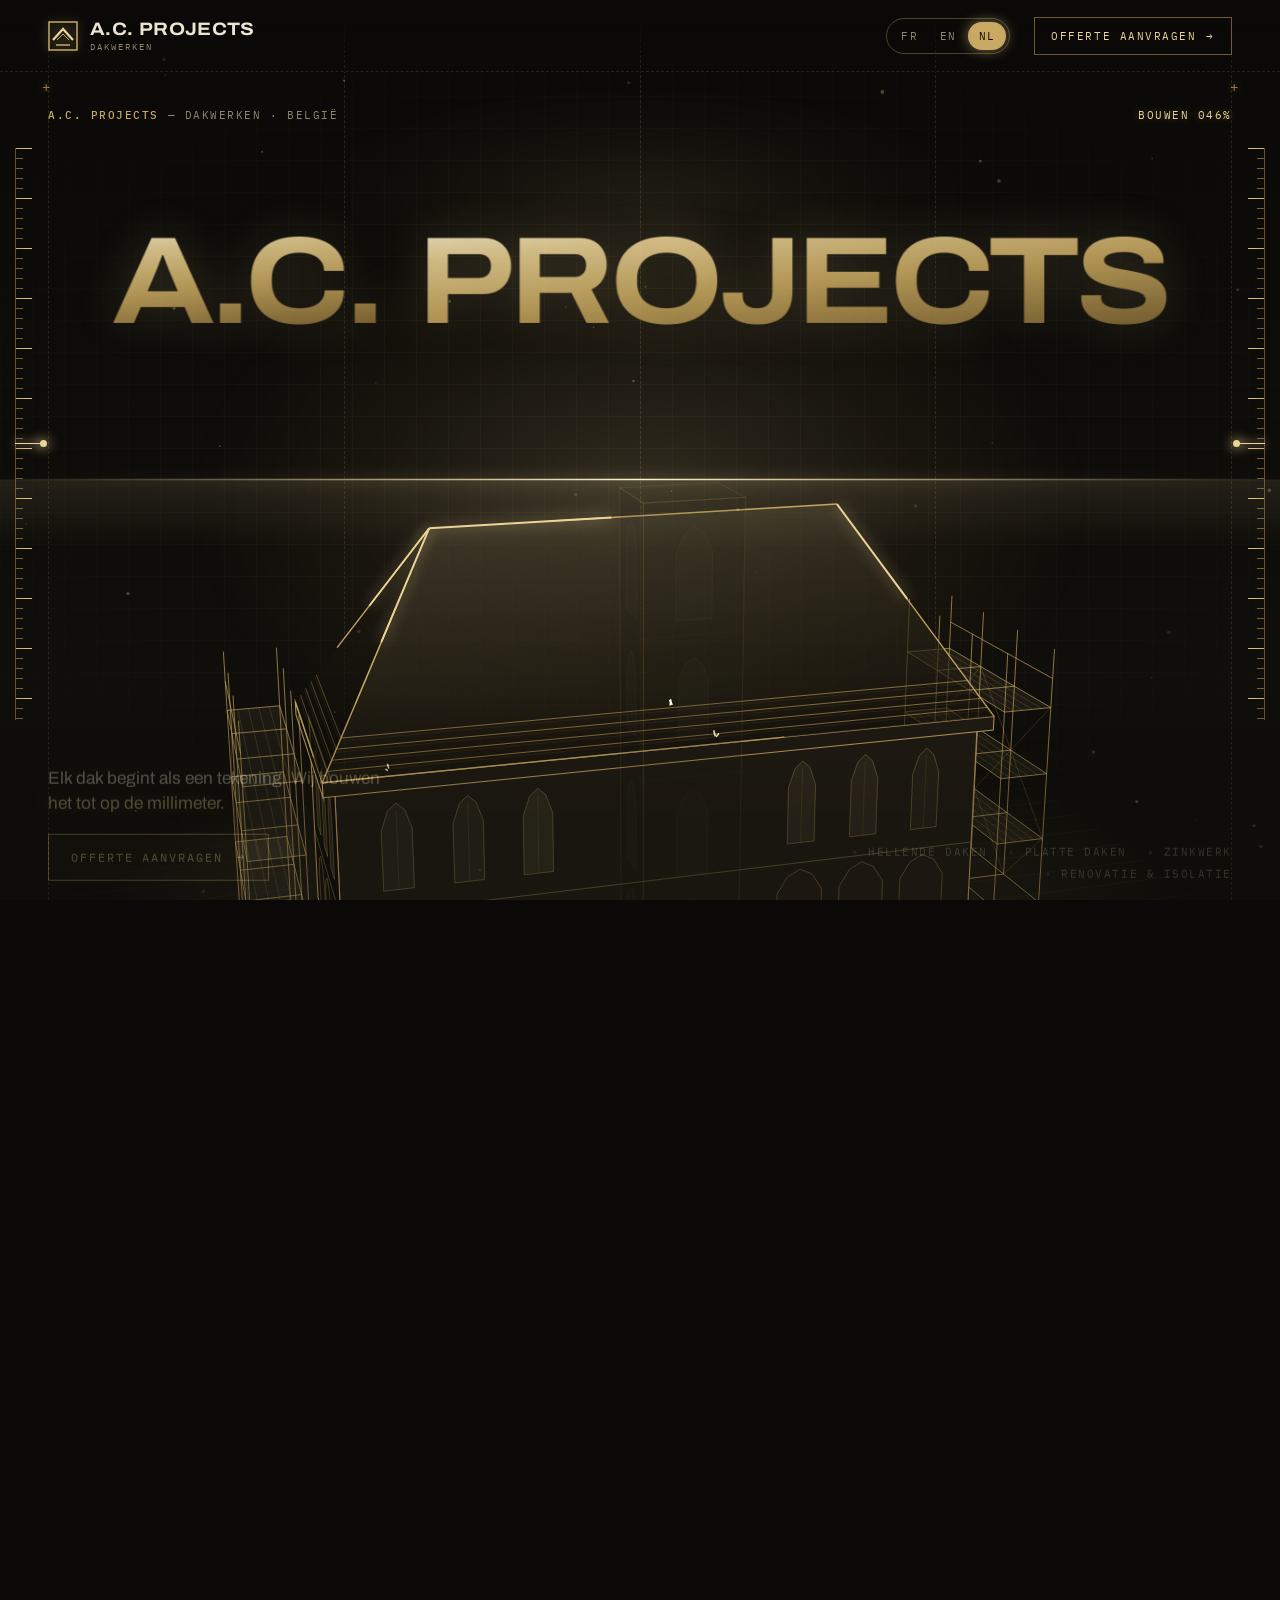
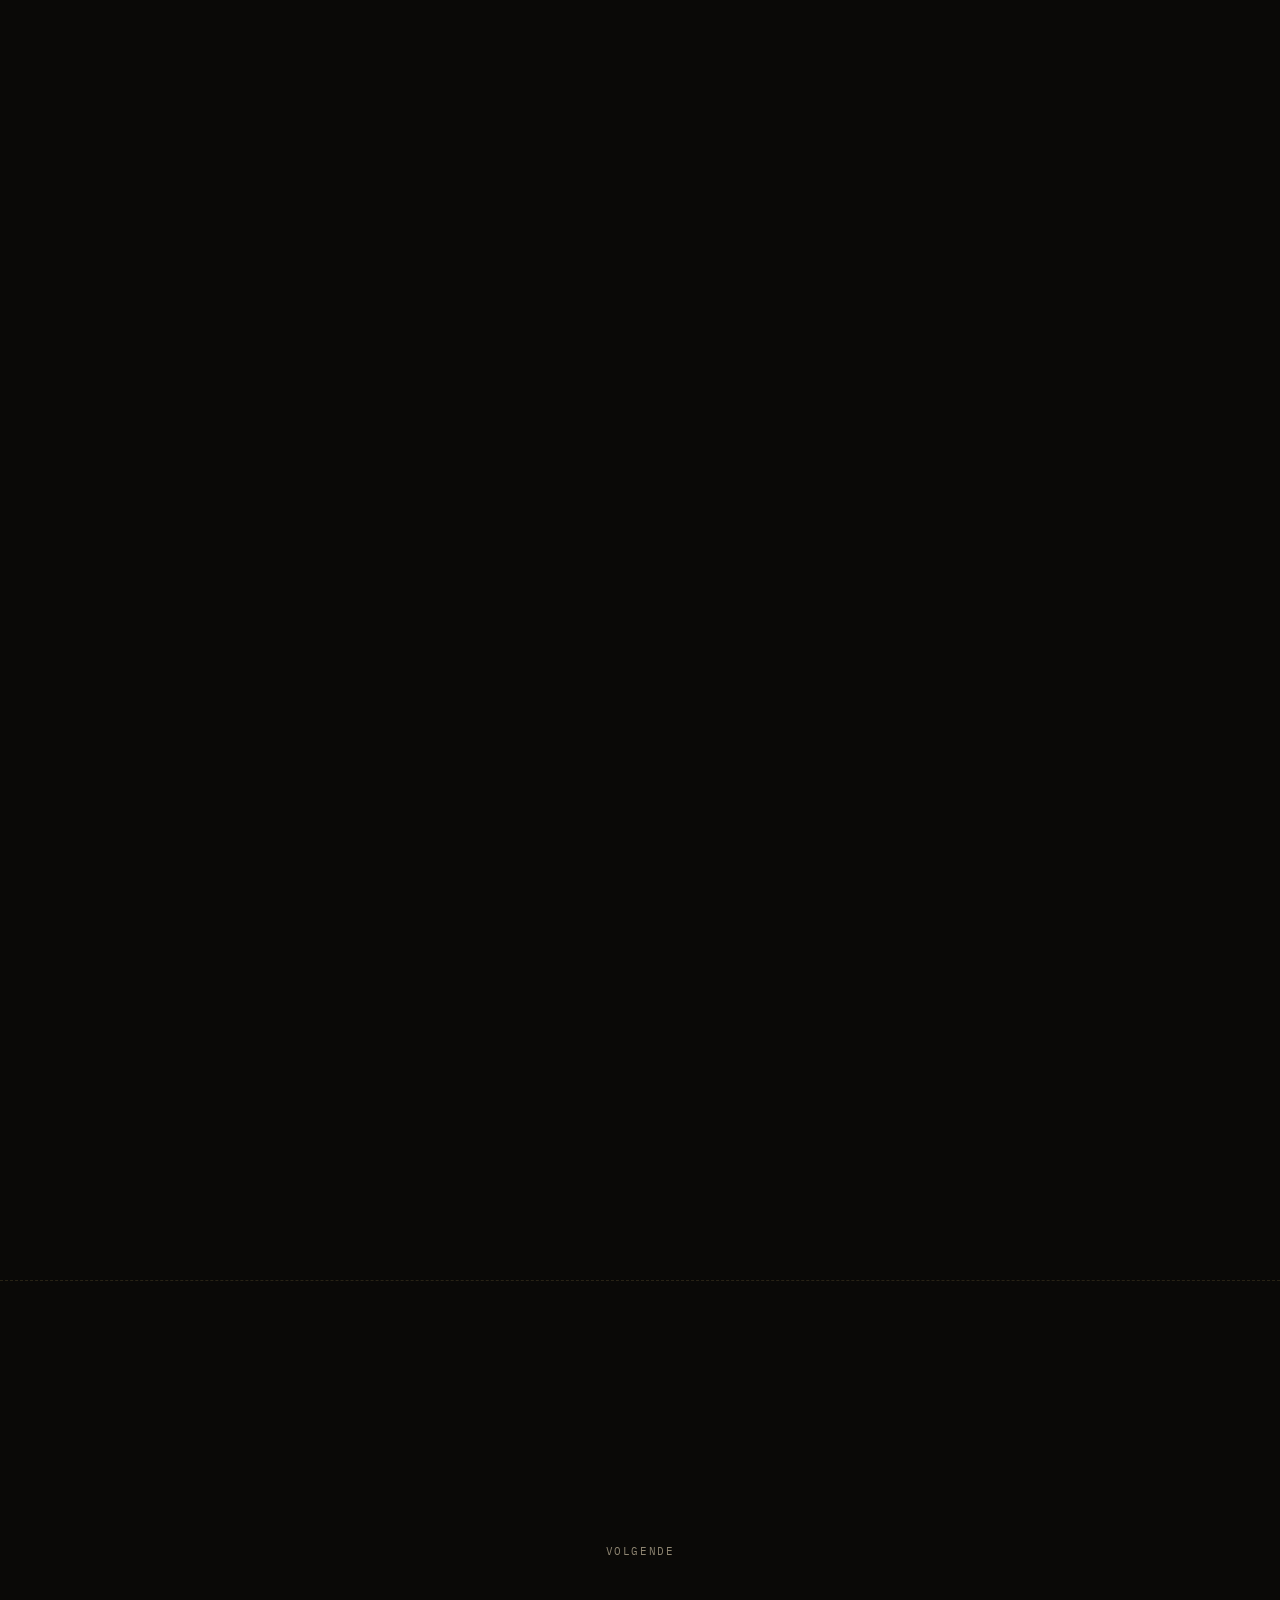
<file: public/index.html>
<!doctype html>
<html lang="nl">
<head>
<meta charset="utf-8">
<meta name="viewport" content="width=device-width, initial-scale=1, viewport-fit=cover">
<title>A.C. Projects — Dakwerken</title>
<meta name="description" content="A.C. Projects — dakwerken in België. Hellende en platte daken, zinkwerk, renovatie.">
<meta name="theme-color" content="#0a0907">
<meta property="og:type" content="website">
<meta property="og:site_name" content="A.C. Projects">
<meta property="og:title" content="A.C. Projects — Dakwerken in België">
<meta property="og:description" content="Elk dak begint als een tekening. Wij bouwen het tot op de millimeter.">
<meta property="og:locale" content="nl_BE">
<link rel="icon" href="assets/img/favicon.svg" type="image/svg+xml">
<link rel="manifest" href="site.webmanifest">
<link rel="preconnect" href="https://fonts.googleapis.com">
<link rel="preconnect" href="https://fonts.gstatic.com" crossorigin>
<link href="https://fonts.googleapis.com/css2?family=Archivo:wdth,wght@62..125,200..800&family=IBM+Plex+Mono:wght@400;500&display=swap" rel="stylesheet">
<link rel="stylesheet" href="assets/css/style.css">
</head>
<body>

<header class="nav">
  <a class="logo" href="#top" aria-label="A.C. Projects">
    <svg viewBox="0 0 30 30" aria-hidden="true">
      <rect x="1" y="1" width="28" height="28" fill="none" stroke="#c9a961" stroke-width="1.5"/>
      <path d="M5 19 L15 8 L25 19" fill="none" stroke="#ecd497" stroke-width="2.2"/>
      <path d="M9 19 L15 13 L21 19" fill="none" stroke="#c9a961" stroke-width="1"/>
      <path d="M8 24 H22" stroke="#c9a961" stroke-width="1.5"/>
    </svg>
    <span>A.C. PROJECTS<small data-i18n="logoSub">DAKWERKEN</small></span>
  </a>
  <div class="nav-right">
    <div class="lang" role="group" aria-label="Taal / Langue / Language">
      <button type="button" data-lang="fr" aria-pressed="false">FR</button>
      <button type="button" data-lang="en" aria-pressed="false">EN</button>
      <button type="button" data-lang="nl" aria-pressed="true">NL</button>
    </div>
    <a class="nav-cta" href="#offerte" data-order><span data-i18n="cta">Offerte aanvragen</span> →</a>
  </div>
</header>

<main>
  <section class="hero" id="top">
    <div class="stage" id="stage">
      <div class="aura top" aria-hidden="true"></div>
      <div class="aura" aria-hidden="true"></div>
      <div class="cols" aria-hidden="true"><i></i><i></i><i></i><i></i><i></i></div>
      <div class="ruler l" aria-hidden="true"><i></i></div>
      <div class="ruler r" aria-hidden="true"><i></i></div>
      <span class="cross" style="left:clamp(10px,4vw,42px);top:calc(var(--nav-h) + 8px)" aria-hidden="true">+</span>
      <span class="cross" style="right:clamp(10px,4vw,42px);top:calc(var(--nav-h) + 8px)" aria-hidden="true">+</span>

      <div class="eyebrow mono">
        <span><b>A.C. PROJECTS</b> — <span data-i18n="eyebrowL">Dakwerken · België</span></span>
        <span id="sheetTxt" aria-live="off"></span>
      </div>

      <div class="title-layer">
        <h1 class="title" id="title" aria-label="A.C. Projects">
          <span style="--i:0">A.C.</span><span style="--i:1">PROJECTS</span>
        </h1>
      </div>

      <canvas id="scene" role="img" aria-label=""></canvas>

      <div class="hero-foot" id="heroFoot">
        <div>
          <p class="tagline" data-i18n-html="tagline">Elk dak begint als een tekening. <em>Wij bouwen het tot op de millimeter.</em></p>
          <a class="hero-cta" href="#offerte" data-order><span data-i18n="cta">Offerte aanvragen</span><b aria-hidden="true">→</b></a>
        </div>
        <div class="tags mono">
          <span data-i18n="t1">Hellende daken</span>
          <span data-i18n="t2">Platte daken</span>
          <span data-i18n="t3">Zinkwerk</span>
          <span data-i18n="t4">Renovatie &amp; isolatie</span>
        </div>
      </div>

      <div class="scroll-hint mono" id="scrollHint"><span data-i18n="scroll">Scroll</span><i></i></div>
    </div>
  </section>

  <section class="next" id="inside">
    <p class="mono" data-i18n="next">02 — Wat zit erin · volgt</p>
  </section>
</main>

<!-- ---------- Quote request (opens from every "Offerte aanvragen" button) ---------- -->
<div class="order" id="offerte" role="dialog" aria-modal="true" aria-labelledby="orderTitle" hidden>
  <div class="order-bar">
    <span class="mono order-sheet" data-i18n="o_sheet">Blad 03 — Aanvraagformulier</span>
    <div class="order-bar-r">
      <div class="lang" role="group" aria-label="Taal / Langue / Language">
        <button type="button" data-lang="fr" aria-pressed="false">FR</button>
        <button type="button" data-lang="en" aria-pressed="false">EN</button>
        <button type="button" data-lang="nl" aria-pressed="true">NL</button>
      </div>
      <button type="button" class="order-close mono" data-close><span data-i18n="o_close">Sluiten</span> <b aria-hidden="true">✕</b></button>
    </div>
  </div>

  <div class="order-inner">
    <aside class="order-side">
      <p class="mono order-brand">A.C. PROJECTS</p>
      <h2 class="order-title" id="orderTitle" data-i18n="o_title">Offerte aanvragen</h2>
      <p class="order-intro" data-i18n="o_intro"></p>
      <p class="order-free mono"><span aria-hidden="true">◦</span> <span data-i18n="o_free"></span></p>
      <ol class="steps" id="steps">
        <li><b>01</b><span data-i18n="st1"></span></li>
        <li><b>02</b><span data-i18n="st2"></span></li>
        <li><b>03</b><span data-i18n="st3"></span></li>
        <li><b>04</b><span data-i18n="st4"></span></li>
      </ol>
      <svg class="order-plan" viewBox="0 0 260 150" aria-hidden="true">
        <path pathLength="1" d="M20 20 H240 V110 H20 Z"/>
        <path pathLength="1" d="M20 20 L65 65 H195 L240 20 M20 110 L65 65 M240 110 L195 65"/>
        <path pathLength="1" class="thin" d="M20 128 H240 M20 122 V134 M240 122 V134 M256 20 V110 M250 20 H262 M250 110 H262"/>
        <path pathLength="1" d="M117 104 l13 -6 l13 6 v14 l-13 6 l-13 -6 Z M130 98 V124 M117 111 H143"/>
        <text x="130" y="145" text-anchor="middle">14 000</text>
      </svg>
    </aside>

    <div class="order-main">
      <div class="progress" aria-hidden="true"><i id="progBar"></i></div>
      <form id="orderForm" novalidate>
        <div id="stepBody"></div>
        <div class="form-nav">
          <button type="button" class="btn-ghost mono" id="btnBack"><b aria-hidden="true">←</b> <span data-i18n="back">Vorige</span></button>
          <button type="submit" class="btn-gold mono" id="btnNext"><span id="btnNextTxt">Volgende</span> <b aria-hidden="true">→</b></button>
        </div>
      </form>
      <div class="done" id="orderDone" hidden></div>
    </div>
  </div>
</div>

<!-- Netlify Forms reads this hidden form at deploy time; the visible wizard posts the same field names -->
<form name="offerte" data-netlify="true" netlify-honeypot="bot-field" hidden>
  <input name="bot-field"><input name="referentie"><input name="taal">
  <input name="work"><input name="urgency"><input name="roofType"><input name="building"><input name="cover">
  <input name="area"><input name="floors"><input name="year"><input name="street"><input name="zip"><input name="city">
  <input name="start"><input name="photos"><textarea name="desc"></textarea>
  <input name="first"><input name="last"><input name="email"><input name="phone"><input name="contactPref">
  <input name="company"><input name="gdpr">
</form>
<script src="assets/js/main.js"></script>
</body>
</html>
</file>
<file: public/assets/css/style.css>
:root {
  --bg: #0a0907;
  --bg-2: #12100c;
  --ink: #ece4d2;
  --ink-dim: #8f8672;
  --gold: #c9a961;
  --gold-hi: #ecd497;
  --gold-lo: #7d6330;
  --glow: rgba(236, 212, 151, .55);
  --line: rgba(201, 169, 97, .16);
  --nav-h: 72px;
  --mono: "IBM Plex Mono", ui-monospace, Menlo, Consolas, monospace;
  --sans: "Archivo", "Helvetica Neue", Arial, sans-serif;
}
* { box-sizing: border-box; margin: 0; padding: 0; }
html { -webkit-text-size-adjust: 100%; }
body {
  background: var(--bg);
  color: var(--ink);
  font-family: var(--sans);
  overflow-x: hidden;
  -webkit-font-smoothing: antialiased;
}
a { color: inherit; text-decoration: none; }
button { font: inherit; color: inherit; background: none; border: 0; cursor: pointer; }
.mono { font-family: var(--mono); text-transform: uppercase; letter-spacing: .14em; font-size: 11px; }

/* ---------- Nav ---------- */
.nav {
  position: fixed; inset: 0 0 auto 0; z-index: 20;
  height: var(--nav-h);
  display: flex; align-items: center; justify-content: space-between;
  padding: 0 clamp(16px, 4vw, 48px);
  border-bottom: 1px dashed var(--line);
  background: linear-gradient(var(--bg) 30%, rgba(10, 9, 7, 0));
}
.logo { display: flex; align-items: center; gap: 12px; font-weight: 700; font-stretch: 112%; letter-spacing: .02em; font-size: 18px; white-space: nowrap; }
.logo svg { width: 30px; height: 30px; filter: drop-shadow(0 0 6px rgba(236, 212, 151, .45)); }
.logo small { display: block; font-family: var(--mono); font-weight: 400; font-size: 9px; letter-spacing: .22em; color: var(--ink-dim); margin-top: 2px; }
.nav-right { display: flex; align-items: center; gap: clamp(10px, 2vw, 24px); }

.lang { display: flex; border: 1px solid rgba(201, 169, 97, .35); border-radius: 999px; padding: 3px; }
.lang button {
  font-family: var(--mono); font-size: 11px; letter-spacing: .12em;
  padding: 7px 11px; border-radius: 999px; color: var(--ink-dim);
  transition: color .3s, background-color .3s, box-shadow .3s;
}
.lang button:hover { color: var(--gold-hi); }
.lang button[aria-pressed="true"] { background: var(--gold); color: var(--bg); box-shadow: 0 0 14px rgba(236, 212, 151, .5); }

.nav-cta {
  font-family: var(--mono); font-size: 11px; letter-spacing: .14em; text-transform: uppercase;
  color: var(--gold-hi); padding: 11px 16px; border: 1px solid rgba(201, 169, 97, .5);
  display: inline-flex; gap: 10px; align-items: center;
  transition: background-color .3s, color .3s, box-shadow .4s;
}
.nav-cta:hover { background: var(--gold); color: var(--bg); box-shadow: 0 0 28px rgba(236, 212, 151, .45); }

/* ---------- Hero ---------- */
.hero { position: relative; height: 320vh; height: 320svh; }
.stage {
  position: sticky; top: 0;
  height: 100vh; height: 100svh;
  overflow: hidden;
  perspective: 1400px;
  perspective-origin: 50% 35%;
  background: linear-gradient(var(--bg), var(--bg-2));
}
/* blueprint grid */
.stage::before {
  content: ""; position: absolute; inset: 0; pointer-events: none;
  background-image:
    linear-gradient(rgba(201, 169, 97, .045) 1px, transparent 1px),
    linear-gradient(90deg, rgba(201, 169, 97, .045) 1px, transparent 1px);
  background-size: 32px 32px;
  mask-image: radial-gradient(ellipse 80% 70% at 50% 50%, #000 30%, transparent 85%);
  -webkit-mask-image: radial-gradient(ellipse 80% 70% at 50% 50%, #000 30%, transparent 85%);
}
/* soft breathing gold glow behind the building */
.aura {
  position: absolute; left: 50%; top: 56%; width: min(1200px, 140vw); aspect-ratio: 1.5;
  transform: translate(-50%, -50%);
  background: radial-gradient(closest-side, rgba(236, 212, 151, .16), rgba(201, 169, 97, .06) 45%, transparent 75%);
  filter: blur(10px);
  animation: breathe 6s ease-in-out infinite;
  pointer-events: none;
}
.aura.top { top: 22%; width: min(900px, 110vw); aspect-ratio: 3; opacity: .55; animation-delay: -3s; }
@keyframes breathe { 0%, 100% { opacity: .7; transform: translate(-50%, -50%) scale(1); } 50% { opacity: 1; transform: translate(-50%, -50%) scale(1.06); } }

.cols { position: absolute; inset: 0; display: flex; justify-content: space-between; padding: 0 clamp(16px, 4vw, 48px); pointer-events: none; }
.cols i { width: 0; border-left: 1px dashed var(--line); }
.cross { position: absolute; color: var(--gold); font-family: var(--mono); font-size: 14px; line-height: 1; opacity: .7; text-shadow: 0 0 8px var(--glow); }

/* measuring rulers on both sides, marker follows the build scan / scroll */
.ruler {
  position: absolute; z-index: 3; pointer-events: none;
  top: calc(var(--nav-h) + 76px); bottom: 20%;
  width: 18px;
  transform-origin: top;
  animation: grow 1.8s cubic-bezier(.6, .1, .2, 1) .2s both;
}
.ruler.l {
  left: clamp(4px, 1.2vw, 16px); border-left: 1px solid rgba(201, 169, 97, .45);
  background:
    repeating-linear-gradient(rgba(201, 169, 97, .55) 0 1px, transparent 1px 10px) left top / 7px 100% no-repeat,
    repeating-linear-gradient(rgba(236, 212, 151, .9) 0 1px, transparent 1px 50px) left top / 16px 100% no-repeat;
}
.ruler.r {
  right: clamp(4px, 1.2vw, 16px); border-right: 1px solid rgba(201, 169, 97, .45);
  background:
    repeating-linear-gradient(rgba(201, 169, 97, .55) 0 1px, transparent 1px 10px) right top / 7px 100% no-repeat,
    repeating-linear-gradient(rgba(236, 212, 151, .9) 0 1px, transparent 1px 50px) right top / 16px 100% no-repeat;
}
.ruler i {
  position: absolute; top: var(--m, 100%); width: 28px; height: 1px;
  background: var(--gold-hi); box-shadow: 0 0 10px 1px var(--glow);
}
.ruler.l i { left: -1px; }
.ruler.r i { right: -1px; }
.ruler i::after {
  content: ""; position: absolute; top: -3px; width: 7px; height: 7px; border-radius: 50%;
  background: var(--gold-hi); box-shadow: 0 0 12px 2px var(--glow);
}
.ruler.l i::after { right: -4px; }
.ruler.r i::after { left: -4px; }
@keyframes grow { from { transform: scaleY(0); } to { transform: scaleY(1); } }

.eyebrow {
  position: absolute; left: 0; right: 0; top: calc(var(--nav-h) + clamp(18px, 4vh, 40px)); z-index: 3;
  display: flex; justify-content: space-between; padding: 0 clamp(16px, 4vw, 48px);
  color: var(--ink-dim);
}
.eyebrow b { color: var(--gold); font-weight: 500; }
#sheetTxt { color: var(--gold-hi); text-shadow: 0 0 10px rgba(236, 212, 151, .35); }

.title-layer {
  position: absolute; inset: 0; display: grid; place-items: center; pointer-events: none;
  transform-style: preserve-3d;
  padding-bottom: 36vh; padding-bottom: 36svh;
}
.title {
  font-weight: 700; font-stretch: 115%;
  font-size: clamp(56px, 10.4vw, 220px);
  font-size: min(10.4vw, 22svh);
  line-height: .82; letter-spacing: -.04em;
  display: flex; gap: .3em; white-space: nowrap;
  will-change: transform, opacity;
  transform-origin: 50% 60%;
  filter: drop-shadow(0 0 28px rgba(236, 212, 151, .22));
}
.title span {
  display: inline-block;
  background: linear-gradient(175deg, #fff3cf 0%, var(--gold-hi) 18%, var(--gold) 52%, var(--gold-lo) 100%);
  -webkit-background-clip: text; background-clip: text; color: transparent;
  opacity: 0; transform: translateY(18%);
  animation: rise 1.4s cubic-bezier(.2, .7, .1, 1) forwards;
  animation-delay: calc(var(--i) * 140ms + 150ms);
}
@keyframes rise { to { opacity: 1; transform: none; } }

/* the 3D town hall is drawn live on this canvas */
#scene { position: absolute; inset: 0; width: 100%; height: 100%; display: block; z-index: 2; pointer-events: none; }

.hero-foot {
  position: absolute; left: 0; right: 0; bottom: 0; z-index: 3;
  display: grid; grid-template-columns: 1fr auto; align-items: end; gap: 24px;
  padding: 70px clamp(16px, 4vw, 48px) clamp(20px, 4vh, 40px);
  background: linear-gradient(transparent, rgba(10, 9, 7, .88) 55%);
  will-change: opacity, transform;
}
.tagline { max-width: 34ch; font-size: clamp(15px, 1.35vw, 19px); line-height: 1.45; color: var(--ink); font-weight: 400; }
.tagline em { font-style: normal; color: var(--gold-hi); text-shadow: 0 0 18px rgba(236, 212, 151, .35); }
.tags { display: flex; flex-wrap: wrap; gap: 8px 20px; justify-content: flex-end; color: var(--ink-dim); max-width: 520px; }
.tags span::before { content: "◦ "; color: var(--gold); }

.scroll-hint {
  position: absolute; left: 50%; bottom: clamp(20px, 4vh, 40px); transform: translateX(-50%); z-index: 3;
  display: flex; flex-direction: column; align-items: center; gap: 10px; color: var(--ink-dim);
}
.scroll-hint i { width: 1px; height: 38px; background: linear-gradient(var(--gold-hi), transparent); box-shadow: 0 0 8px var(--glow); animation: hint 2.4s ease-in-out infinite; transform-origin: top; }
@keyframes hint { 0% { transform: scaleY(0); } 50% { transform: scaleY(1); } 100% { transform: scaleY(1); opacity: 0; } }

.next { min-height: 60vh; display: grid; place-items: center; border-top: 1px dashed var(--line); color: var(--ink-dim); padding: 80px 16px; text-align: center; }

.hero-cta {
  display: inline-flex; align-items: center; gap: 14px; margin-top: 18px;
  padding: 15px 22px; border: 1px solid var(--gold); white-space: nowrap;
  font-family: var(--mono); font-size: 12px; letter-spacing: .16em; text-transform: uppercase; color: var(--gold-hi);
  background: rgba(201, 169, 97, .06);
  animation: softGlow 3.2s ease-in-out infinite;
  transition: background-color .3s, color .3s;
}
.hero-cta b { font-weight: 400; transition: transform .3s; }
.hero-cta:hover { background: var(--gold); color: var(--bg); }
.hero-cta:hover b { transform: translateX(4px); }
@keyframes softGlow { 0%, 100% { box-shadow: 0 0 14px rgba(236, 212, 151, .14); } 50% { box-shadow: 0 0 34px rgba(236, 212, 151, .42); } }

/* ---------- Quote request panel ---------- */
html.locked { overflow: hidden; }
.order {
  position: fixed; inset: 0; z-index: 60; overflow-y: auto; overscroll-behavior: contain;
  background:
    linear-gradient(rgba(201, 169, 97, .04) 1px, transparent 1px) 0 0 / 32px 32px,
    linear-gradient(90deg, rgba(201, 169, 97, .04) 1px, transparent 1px) 0 0 / 32px 32px,
    radial-gradient(ellipse 70% 50% at 70% 30%, rgba(201, 169, 97, .08), transparent 70%),
    rgba(9, 8, 6, .985);
  opacity: 0; transition: opacity .45s ease;
}
.order.open { opacity: 1; }
.order::after {
  content: ""; position: fixed; left: 0; right: 0; top: 0; height: 1px; pointer-events: none;
  background: linear-gradient(90deg, transparent, #fff0c8, transparent); box-shadow: 0 0 16px 2px var(--glow);
  opacity: 0;
}
.order.open::after { animation: scanDown 1.1s cubic-bezier(.6, .1, .2, 1) forwards; }
@keyframes scanDown { 0% { top: 0; opacity: 1; } 85% { opacity: 1; } 100% { top: 100%; opacity: 0; } }

.order-bar {
  position: sticky; top: 0; z-index: 2;
  display: flex; align-items: center; justify-content: space-between; gap: 16px;
  height: var(--nav-h); padding: 0 clamp(16px, 4vw, 48px);
  border-bottom: 1px dashed var(--line);
  background: linear-gradient(rgba(9, 8, 6, .98) 60%, rgba(9, 8, 6, .85));
  color: var(--ink-dim);
}
.order-bar-r { display: flex; align-items: center; gap: clamp(10px, 2vw, 20px); }
.order-close { color: var(--gold-hi); padding: 10px 4px; transition: text-shadow .3s; }
.order-close:hover { text-shadow: 0 0 12px var(--glow); }
.order-close b { font-weight: 400; margin-left: 6px; }

.order-inner {
  max-width: 1160px; margin: 0 auto;
  padding: clamp(28px, 6vh, 64px) clamp(16px, 4vw, 48px) 80px;
  display: grid; grid-template-columns: minmax(240px, 320px) 1fr; gap: clamp(32px, 6vw, 80px);
}
.order.open .order-side, .order.open .order-main { animation: up .9s cubic-bezier(.2, .7, .1, 1) both; }
@keyframes up { from { opacity: 0; transform: translateY(28px); } to { opacity: 1; transform: none; } }
.order.open .order-main { animation-delay: .12s; }
.order-brand { color: var(--gold); }
.order-title {
  margin: 14px 0 18px;
  font-weight: 700; font-stretch: 115%; letter-spacing: -.035em; line-height: .95;
  font-size: clamp(36px, 4.2vw, 60px);
  background: linear-gradient(175deg, #fff3cf 0%, var(--gold-hi) 25%, var(--gold) 60%, var(--gold-lo) 100%);
  -webkit-background-clip: text; background-clip: text; color: transparent;
  filter: drop-shadow(0 0 22px rgba(236, 212, 151, .2));
}
.order-intro { color: var(--ink); opacity: .85; line-height: 1.55; font-size: 15px; }
.order-free { margin-top: 16px; color: var(--gold-hi); }
.steps { list-style: none; margin: 36px 0; border-left: 1px dashed rgba(201, 169, 97, .35); }
.steps li {
  position: relative; display: flex; gap: 14px; align-items: baseline;
  padding: 10px 0 10px 20px; color: var(--ink-dim); font-size: 15px; transition: color .4s;
}
.steps li b { font-family: var(--mono); font-weight: 500; font-size: 11px; letter-spacing: .1em; }
.steps li::before {
  content: ""; position: absolute; left: -4px; top: 50%; width: 7px; height: 7px; margin-top: -3.5px;
  border: 1px solid var(--gold); background: var(--bg); transition: background-color .4s, box-shadow .4s;
}
.steps li.done { color: var(--ink); }
.steps li.done::before { background: var(--gold); }
.steps li.active { color: var(--gold-hi); }
.steps li.active::before { background: var(--gold-hi); box-shadow: 0 0 12px 2px var(--glow); }
.order-plan { width: 100%; max-width: 280px; display: block; }
.order-plan path { fill: none; stroke: var(--gold); stroke-width: 1.2; stroke-dasharray: 1; stroke-dashoffset: 1; }
.order-plan path.thin { stroke-width: .7; opacity: .6; }
.order.open .order-plan path { animation: draw 1.8s cubic-bezier(.6, .1, .2, 1) .3s forwards; }
.order-plan text { font-family: var(--mono); font-size: 9px; fill: var(--gold); letter-spacing: .1em; }
@keyframes draw { to { stroke-dashoffset: 0; } }

.progress { height: 1px; background: rgba(201, 169, 97, .2); margin-bottom: 36px; }
.progress i { display: block; height: 100%; width: 25%; background: var(--gold-hi); box-shadow: 0 0 12px 1px var(--glow); transition: width .6s cubic-bezier(.6, .1, .2, 1); }

.step-h { display: flex; flex-direction: column; gap: 10px; margin-bottom: 32px; font-weight: 600; font-stretch: 110%; font-size: clamp(24px, 2.6vw, 34px); letter-spacing: -.02em; color: var(--ink); }
.step-h .mono { color: var(--gold); font-weight: 400; }
.grid { display: grid; grid-template-columns: 1fr 1fr; gap: 30px 32px; }
.field { grid-column: 1 / -1; border: 0; min-width: 0; }
.field.half { grid-column: auto; }
.lbl { display: block; margin-bottom: 12px; padding: 0; font-family: var(--mono); font-size: 11px; letter-spacing: .12em; text-transform: uppercase; color: var(--ink-dim); }
.lbl b { color: var(--gold); font-weight: 500; margin-right: 10px; }
.lbl em { font-style: normal; opacity: .7; text-transform: none; letter-spacing: .04em; }
.hint { margin: -4px 0 12px; font-size: 13px; color: var(--ink-dim); }
.inp { position: relative; }
.order input[type=text], .order input[type=email], .order input[type=tel], .order input[type=number], .order input[type=date], .order select, .order textarea {
  width: 100%; padding: 10px 0 11px; font: 400 16px/1.4 var(--sans); color: var(--ink);
  background: transparent; border: 0; border-bottom: 1px dashed rgba(201, 169, 97, .5); border-radius: 0;
  outline: none; color-scheme: dark; transition: border-color .3s, box-shadow .3s;
}
.order textarea { resize: vertical; min-height: 96px; }
.order textarea::placeholder { color: var(--ink-dim); opacity: .7; }
.order select {
  appearance: none; -webkit-appearance: none; cursor: pointer; padding-right: 28px;
  background: url("data:image/svg+xml,%3Csvg xmlns='http://www.w3.org/2000/svg' width='12' height='8'%3E%3Cpath d='M1 1l5 5 5-5' fill='none' stroke='%23c9a961' stroke-width='1.4'/%3E%3C/svg%3E") right 4px center no-repeat;
}
.order select option { background: #12100c; color: var(--ink); }
.order input:focus, .order select:focus, .order textarea:focus { border-bottom: 1px solid var(--gold-hi); box-shadow: 0 10px 14px -12px rgba(236, 212, 151, .8); }
.suffix { position: absolute; right: 0; bottom: 12px; color: var(--gold); }
.order input[type=number] { padding-right: 36px; -moz-appearance: textfield; }
.order input[type=number]::-webkit-inner-spin-button { -webkit-appearance: none; }

.chips, .cards { display: flex; flex-wrap: wrap; gap: 10px; }
.cards { display: grid; grid-template-columns: repeat(3, 1fr); gap: 10px; }
.chip { position: relative; cursor: pointer; }
.chip input { position: absolute; opacity: 0; pointer-events: none; }
.chip > span {
  display: flex; align-items: center; gap: 10px; height: 100%;
  padding: 11px 15px; border: 1px solid rgba(201, 169, 97, .35);
  font-family: var(--mono); font-size: 11px; letter-spacing: .1em; text-transform: uppercase; color: var(--ink);
  transition: background-color .25s, color .25s, border-color .25s, box-shadow .3s;
}
.chip > span i { font-style: normal; }
.chip:hover > span { border-color: var(--gold-hi); }
.chip input:checked + span { background: var(--gold); border-color: var(--gold); color: var(--bg); box-shadow: 0 0 22px rgba(236, 212, 151, .35); }
.chip input:focus-visible + span { outline: 1px solid var(--gold-hi); outline-offset: 3px; }
.cards .chip > span { flex-direction: column; align-items: flex-start; gap: 12px; padding: 14px; }
.cards svg { width: 100%; max-width: 92px; height: 46px; }
.cards svg path { fill: none; stroke: var(--gold); stroke-width: 1.5; stroke-linejoin: round; }
.chip input:checked + span svg path { stroke: var(--bg); }

.file-btn { display: inline-flex; cursor: pointer; padding: 11px 15px; border: 1px dashed var(--gold); font-family: var(--mono); font-size: 11px; letter-spacing: .1em; text-transform: uppercase; color: var(--gold-hi); }
.file-btn:hover { box-shadow: 0 0 18px rgba(236, 212, 151, .25); }
.file-btn:focus-within { outline: 1px solid var(--gold-hi); outline-offset: 3px; }
.file-btn input { position: absolute; opacity: 0; width: 1px; height: 1px; }
.file-n { display: block; margin-top: 10px; color: var(--gold); }

.check { display: flex; gap: 14px; align-items: flex-start; cursor: pointer; font-size: 14px; line-height: 1.5; color: var(--ink); }
.check input { appearance: none; -webkit-appearance: none; flex: none; width: 18px; height: 18px; margin-top: 2px; border: 1px solid var(--gold); background: transparent; cursor: pointer; display: grid; place-items: center; }
.check input:checked { background: var(--gold); box-shadow: 0 0 14px rgba(236, 212, 151, .45); }
.check input:checked::after { content: ""; width: 9px; height: 5px; border: solid var(--bg); border-width: 0 0 2px 2px; transform: rotate(-45deg) translate(1px, -1px); }
.check input:focus-visible { outline: 1px solid var(--gold-hi); outline-offset: 3px; }

.err { min-height: 0; margin-top: 8px; font-family: var(--mono); font-size: 11px; letter-spacing: .06em; color: var(--gold-hi); }
.err:empty { display: none; }
.err::before { content: "▲ "; font-size: 9px; }
.field.invalid input, .field.invalid select, .field.invalid textarea { border-bottom: 1px solid var(--gold-hi); }
.field.invalid .chip > span { border-color: rgba(236, 212, 151, .8); }

.form-nav { display: flex; justify-content: space-between; align-items: center; gap: 16px; margin-top: 48px; padding-top: 24px; border-top: 1px dashed var(--line); }
.btn-gold, .btn-ghost { font-size: 12px; letter-spacing: .16em; text-transform: uppercase; padding: 16px 24px; transition: background-color .3s, color .3s, box-shadow .3s, opacity .3s; }
.btn-gold { margin-left: auto; background: var(--gold); color: var(--bg); box-shadow: 0 0 26px rgba(236, 212, 151, .3); }
.btn-gold:hover { background: var(--gold-hi); box-shadow: 0 0 40px rgba(236, 212, 151, .55); }
.btn-ghost { color: var(--gold-hi); border: 1px solid rgba(201, 169, 97, .4); }
.btn-ghost:hover { border-color: var(--gold-hi); }
.btn-gold b, .btn-ghost b { font-weight: 400; }

.done { animation: up .9s cubic-bezier(.2, .7, .1, 1) both; }
.done svg { width: 72px; height: 72px; display: block; margin-bottom: 24px; filter: drop-shadow(0 0 12px rgba(236, 212, 151, .5)); }
.done svg path { fill: none; stroke: var(--gold-hi); stroke-width: 2; stroke-dasharray: 1; stroke-dashoffset: 1; animation: draw 1.2s cubic-bezier(.6, .1, .2, 1) .2s forwards; }
.done h3 { font-weight: 700; font-stretch: 112%; font-size: clamp(30px, 3.4vw, 46px); letter-spacing: -.03em; color: var(--gold-hi); margin-bottom: 14px; }
.done p { color: var(--ink); opacity: .85; line-height: 1.55; max-width: 52ch; }
.done .ref { margin: 22px 0 30px; color: var(--gold); }
.done .ref b { color: var(--gold-hi); font-weight: 500; text-shadow: 0 0 12px var(--glow); }
.done dl { display: grid; grid-template-columns: minmax(120px, 200px) 1fr; border-top: 1px dashed var(--line); margin-bottom: 36px; }
.done dt, .done dd { padding: 12px 0; border-bottom: 1px dashed var(--line); }
.done dt { font-family: var(--mono); font-size: 11px; letter-spacing: .1em; text-transform: uppercase; color: var(--ink-dim); padding-right: 16px; }
.done dd { color: var(--ink); font-size: 15px; }

/* ---------- Phone ---------- */
@media (max-width: 640px) {
  :root { --nav-h: 60px; }
  .nav-cta { display: none; }
  .logo { font-size: 15px; gap: 10px; }
  .lang button { padding: 6px 9px; }
  .cols i:nth-child(2), .cols i:nth-child(4) { display: none; }
  .eyebrow { flex-direction: column; gap: 6px; font-size: 10px; }
  .title-layer { padding-bottom: 42svh; }
  .title { font-size: 15.5vw; flex-direction: column; align-items: center; gap: .06em; }
  .ruler { width: 10px; top: calc(var(--nav-h) + 90px); }
  .ruler i { width: 16px; }
  .aura { top: 60%; }
  .hero-foot { grid-template-columns: 1fr; gap: 14px; padding-bottom: 24px; }
  .tags { justify-content: flex-start; font-size: 10px; gap: 6px 14px; }
  .scroll-hint { display: none; }
  .hero-cta { width: 100%; justify-content: space-between; }
  .order-sheet { display: none; }
  .order-inner { grid-template-columns: 1fr; gap: 28px; }
  .order-intro, .order-plan { display: none; }
  .steps { display: grid; grid-template-columns: repeat(4, 1fr); margin: 20px 0 0; border-left: 0; border-top: 1px dashed rgba(201, 169, 97, .35); }
  .steps li { flex-direction: column; gap: 4px; padding: 14px 4px 0 0; font-size: 11px; }
  .steps li span { display: none; }
  .steps li.active span { display: inline; }
  .steps li::before { left: 0; top: -4px; margin-top: 0; }
  .progress { margin-bottom: 26px; }
  .grid { grid-template-columns: 1fr; gap: 26px; }
  .field.half { grid-column: 1 / -1; }
  .cards { grid-template-columns: repeat(2, 1fr); }
  .form-nav { position: sticky; bottom: 0; margin: 36px -16px 0; padding: 14px 16px; background: rgba(9, 8, 6, .96); }
  .btn-gold, .btn-ghost { padding: 15px 18px; }
  .done dl { grid-template-columns: 1fr; }
  .done dt { border-bottom: 0; padding-bottom: 0; }
}

@media (prefers-reduced-motion: reduce) {
  .title span, .ruler { animation: none; opacity: 1; transform: none; }
  .hero-cta, .order.open::after, .order.open .order-side, .order.open .order-main, .done { animation: none; }
  .order-plan path, .done svg path { stroke-dashoffset: 0; }
  .aura, .scroll-hint i { animation: none; }
}
.btn-gold:disabled { opacity: .6; cursor: wait; }
</file>
